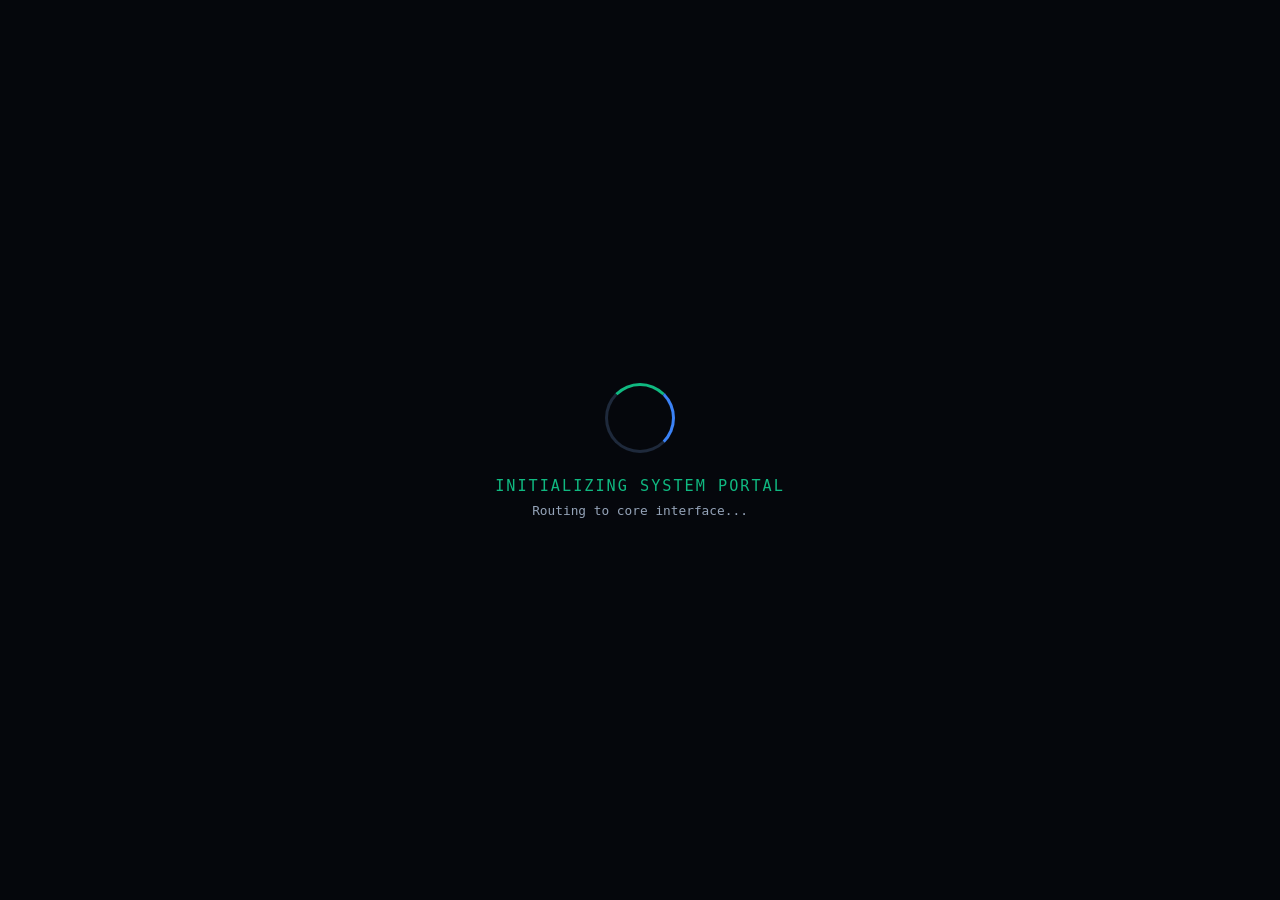
<file: index.html>
<!DOCTYPE html>
<html lang="en">
<head>
  <meta charset="UTF-8">
  <meta name="viewport" content="width=device-width, initial-scale=1.0">
  <title>AgentFlow OS — Initializing Portal</title>
  <style>
    :root {
      --bg: #05070c;
      --card-border: #1e293b;
      --primary: #10b981;
      --accent: #3b82f6;
      --text-muted: #94a3b8;
    }

    * { box-sizing: border-box; margin: 0; padding: 0; }
    
    body {
      background: var(--bg);
      color: #fff;
      height: 100vh;
      display: flex;
      flex-direction: column;
      justify-content: center;
      align-items: center;
      font-family: system-ui, -apple-system, sans-serif;
      overflow: hidden;
    }

    /* Portal Loader Graphics */
    .loader-ring {
      width: 70px;
      height: 70px;
      border: 3px solid var(--card-border);
      border-top: 3px solid var(--primary);
      border-right: 3px solid var(--accent);
      border-radius: 50%;
      animation: spin 0.8s linear infinite;
      margin-bottom: 24px;
    }

    @keyframes spin { 
      100% { transform: rotate(360deg); } 
    }

    .boot-text {
      font-size: 0.95rem;
      letter-spacing: 2px;
      color: var(--primary);
      font-family: monospace;
      margin-bottom: 8px;
    }

    .boot-sub {
      font-size: 0.8rem;
      color: var(--text-muted);
      font-family: monospace;
    }
  </style>
</head>
<body>

  <div class="loader-ring"></div>
  <div class="boot-text">INITIALIZING SYSTEM PORTAL</div>
  <div class="boot-sub" id="bootProgress">Connecting to host environment...</div>

  <script>
    document.addEventListener('DOMContentLoaded', () => {
      const bootProgress = document.getElementById('bootProgress');

      const steps = [
        'Checking static assets...',
        'Routing to core interface...',
        'Redirecting now...'
      ];

      let stepIdx = 0;
      const interval = setInterval(() => {
        if (stepIdx < steps.length) {
          bootProgress.textContent = steps[stepIdx];
          stepIdx++;
        } else {
          clearInterval(interval);
          // Redirect directly to frontend/index.html
          window.location.href = 'frontend/index.html';
        }
      }, 400);
    });
  </script>
</body>
</html>
</file>
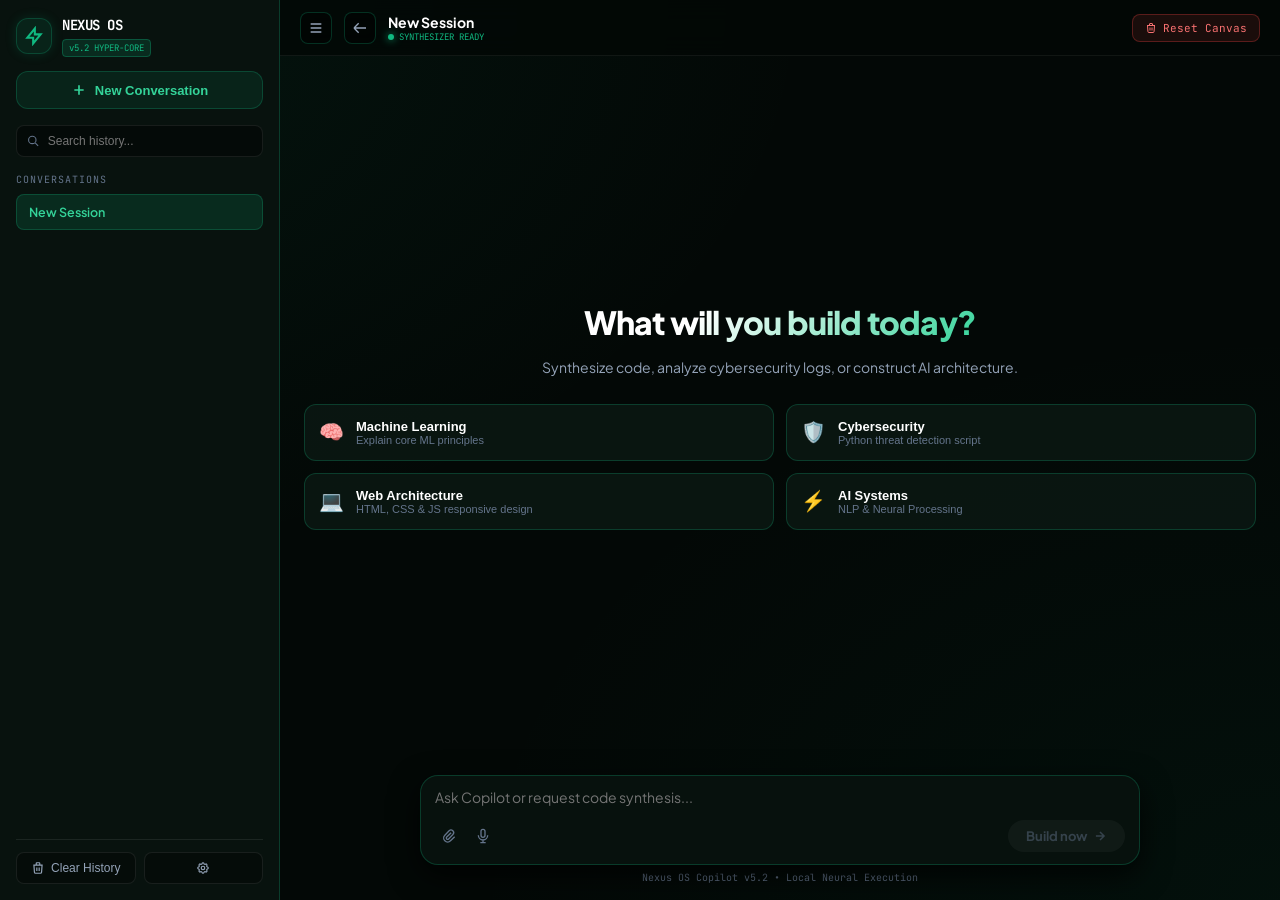
<file: frontend/templates/01-copilot/index.html>
<!DOCTYPE html>
<html lang="en">
<head>
  <meta charset="UTF-8">
  <meta name="viewport" content="width=device-width, initial-scale=1.0">
  <title>NEXUS OS | Copilot Workspace</title>
  <link rel="stylesheet" href="style.css">
  <link href="https://fonts.googleapis.com/css2?family=JetBrains+Mono:wght@400;500;700&family=Plus+Jakarta+Sans:wght@400;500;600;700;800&display=swap" rel="stylesheet">
</head>
<body>

  <div class="app-container">

    <!-- Slide-out / Collapsible Sidebar -->
    <aside class="sidebar" id="sidebar">
      <div class="sidebar-header">
        <div class="brand">
          <div class="brand-icon">
            <svg viewBox="0 0 24 24" fill="none" stroke="currentColor" stroke-width="2.5"><path d="M13 10V3L4 14h7v7l9-11h-7z"/></svg>
          </div>
          <div class="brand-text">
            <h2>NEXUS OS</h2>
            <span class="version-tag">v5.2 HYPER-CORE</span>
          </div>
        </div>
        <button class="icon-btn mobile-close-btn" id="closeSidebarBtn" title="Close Sidebar">
          <svg viewBox="0 0 24 24" fill="none" stroke="currentColor" stroke-width="2"><path d="M18 6L6 18M6 6l12 12"/></svg>
        </button>
      </div>

      <button class="new-chat-btn" id="newChatBtn">
        <svg viewBox="0 0 24 24" fill="none" stroke="currentColor" stroke-width="2.5"><path d="M12 5v14M5 12h14"/></svg>
        <span>New Conversation</span>
      </button>

      <div class="sidebar-search">
        <svg viewBox="0 0 24 24" fill="none" stroke="currentColor" stroke-width="2"><path d="M21 21l-6-6m2-5a7 7 0 11-14 0 7 7 0 0114 0z"/></svg>
        <input type="text" id="searchInput" placeholder="Search history...">
      </div>

      <div class="history-section">
        <span class="history-label">CONVERSATIONS</span>
        <div class="history-list" id="historyList">
          <!-- Conversation items dynamically injected -->
        </div>
      </div>

      <div class="sidebar-footer">
        <button class="footer-btn" id="clearAllBtn" title="Clear All History">
          <svg viewBox="0 0 24 24" fill="none" stroke="currentColor" stroke-width="2"><path d="M19 7l-.867 12.142A2 2 0 0116.138 21H7.862a2 2 0 01-1.995-1.858L5 7m5 4v6m4-6v6m1-10V4a1 1 0 00-1-1h-4a1 1 0 00-1 1v3M4 7h16"/></svg>
          <span>Clear History</span>
        </button>
        <button class="footer-btn" id="settingsBtn" title="Settings">
          <svg viewBox="0 0 24 24" fill="none" stroke="currentColor" stroke-width="2"><path d="M10.325 4.317c.426-1.756 2.924-1.756 3.35 0a1.724 1.724 0 002.573 1.066c1.543-.94 3.31.826 2.37 2.37a1.724 1.724 0 001.065 2.572c1.756.426 1.756 2.924 0 3.35a1.724 1.724 0 00-1.066 2.573c.94 1.543-.826 3.31-2.37 2.37a1.724 1.724 0 00-2.572 1.065c-.426 1.756-2.924 1.756-3.35 0a1.724 1.724 0 00-2.573-1.066c-1.543.94-3.31-.826-2.37-2.37a1.724 1.724 0 00-1.065-2.572c-1.756-.426-1.756-2.924 0-3.35a1.724 1.724 0 001.066-2.573c-.94-1.543.826-3.31 2.37-2.37.996.608 2.296.07 2.572-1.065z"/><path d="M15 12a3 3 0 11-6 0 3 3 0 016 0z"/></svg>
        </button>
      </div>
    </aside>

    <!-- Main Chat Content Container -->
    <main class="chat-viewport">

      <!-- Header Control Bar -->
      <header class="app-header">
        <div class="header-left">
          <button class="icon-btn" id="toggleSidebarBtn" title="Toggle Sidebar">
            <svg viewBox="0 0 24 24" fill="none" stroke="currentColor" stroke-width="2"><path d="M4 6h16M4 12h16M4 18h16"/></svg>
          </button>
          <a href="/" class="icon-btn back-link" id="backBtn" title="Back to Dashboard">
            <svg viewBox="0 0 24 24" fill="none" stroke="currentColor" stroke-width="2"><path d="M10 19l-7-7m0 0l7-7m-7 7h18"/></svg>
          </a>
          <div class="header-title-group">
            <h1 id="activeChatTitle">New Session</h1>
            <span class="status-badge"><span class="pulse-dot"></span> SYNTHESIZER READY</span>
          </div>
        </div>

        <div class="header-right">
          <button class="header-action-btn" id="clearChatBtn">
            <svg viewBox="0 0 24 24" fill="none" stroke="currentColor" stroke-width="2"><path d="M19 7l-.867 12.142A2 2 0 0116.138 21H7.862a2 2 0 01-1.995-1.858L5 7m5 4v6m4-6v6m1-10V4a1 1 0 00-1-1h-4a1 1 0 00-1 1v3M4 7h16"/></svg>
            <span>Reset Canvas</span>
          </button>
        </div>
      </header>

      <!-- Scrollable Message Stream -->
      <div class="messages-container" id="messagesContainer">
        
        <!-- Welcome Hero View (Shown when conversation is empty) -->
        <div class="hero-screen" id="heroScreen">
          <h1 class="hero-title">What will you build today?</h1>
          <p class="hero-subtitle">Synthesize code, analyze cybersecurity logs, or construct AI architecture.</p>

          <div class="suggestion-grid">
            <button class="suggestion-card" data-prompt="Explain machine learning fundamentals">
              <span class="card-icon">🧠</span>
              <div class="card-text">
                <strong>Machine Learning</strong>
                <span>Explain core ML principles</span>
              </div>
            </button>

            <button class="suggestion-card" data-prompt="Build a cybersecurity threat analysis script in Python">
              <span class="card-icon">🛡️</span>
              <div class="card-text">
                <strong>Cybersecurity</strong>
                <span>Python threat detection script</span>
              </div>
            </button>

            <button class="suggestion-card" data-prompt="Help me write HTML CSS JavaScript responsive layout">
              <span class="card-icon">💻</span>
              <div class="card-text">
                <strong>Web Architecture</strong>
                <span>HTML, CSS & JS responsive design</span>
              </div>
            </button>

            <button class="suggestion-card" data-prompt="Explain how neural networks process natural language">
              <span class="card-icon">⚡</span>
              <div class="card-text">
                <strong>AI Systems</strong>
                <span>NLP & Neural Processing</span>
              </div>
            </button>
          </div>
        </div>

        <!-- Chat Stream Streamed In Dynamically -->
        <div class="messages-list" id="messagesList"></div>
      </div>

      <!-- Bottom Chat Composer -->
      <footer class="composer-container">
        <form class="composer-box" id="chatForm">
          <div class="composer-inputs">
            <textarea 
              id="chatInput" 
              placeholder="Ask Copilot or request code synthesis..." 
              rows="1"
            ></textarea>
          </div>

          <div class="composer-actions">
            <div class="action-left">
              <button type="button" class="tool-btn" id="attachBtn" title="Attach Code/File">
                <svg viewBox="0 0 24 24" fill="none" stroke="currentColor" stroke-width="2"><path d="M15.172 7l-6.586 6.586a2 2 0 102.828 2.828l6.414-6.586a4 4 0 00-5.656-5.656l-6.415 6.585a6 6 0 108.486 8.486L20.5 13"/></svg>
              </button>
              <button type="button" class="tool-btn" id="voiceBtn" title="Voice Input">
                <svg viewBox="0 0 24 24" fill="none" stroke="currentColor" stroke-width="2"><path d="M19 11a7 7 0 01-7 7m0 0a7 7 0 01-7-7m7 7v4m0 0H8m4 0h4m-4-8a3 3 0 01-3-3V5a3 3 0 116 0v6a3 3 0 01-3 3z"/></svg>
              </button>
            </div>

            <!-- Highly Polished Custom CSS Glow Send Button -->
            <button type="submit" class="send-btn" id="sendBtn" disabled title="Send Message">
              <span class="btn-glow"></span>
              <span class="btn-content">
                <span>Build now</span>
                <svg viewBox="0 0 24 24" fill="none" stroke="currentColor" stroke-width="2.5"><path d="M5 12h14M12 5l7 7-7 7"/></svg>
              </span>
            </button>
          </div>
        </form>
        <p class="composer-footer-text">Nexus OS Copilot v5.2 • Local Neural Execution</p>
      </footer>

    </main>
  </div>

  <!-- Modal Popup for Settings -->
  <div class="modal-backdrop" id="settingsModal">
    <div class="modal-card">
      <div class="modal-header">
        <h3>Copilot Preferences</h3>
        <button class="icon-btn" id="closeSettingsBtn">&times;</button>
      </div>
      <div class="modal-body">
        <div class="setting-item">
          <label>Neural Core Model</label>
          <select id="modelSelect">
            <option>Nexus Hyper-Core v5.2 (Fast)</option>
            <option>Emerald Deep Reasoning v2</option>
          </select>
        </div>
        <div class="setting-item">
          <label>Auto-scroll to latest response</label>
          <input type="checkbox" id="autoscrollCheck" checked>
        </div>
      </div>
    </div>
  </div>

  <script src="app.js"></script>
</body>
</html>
</file>
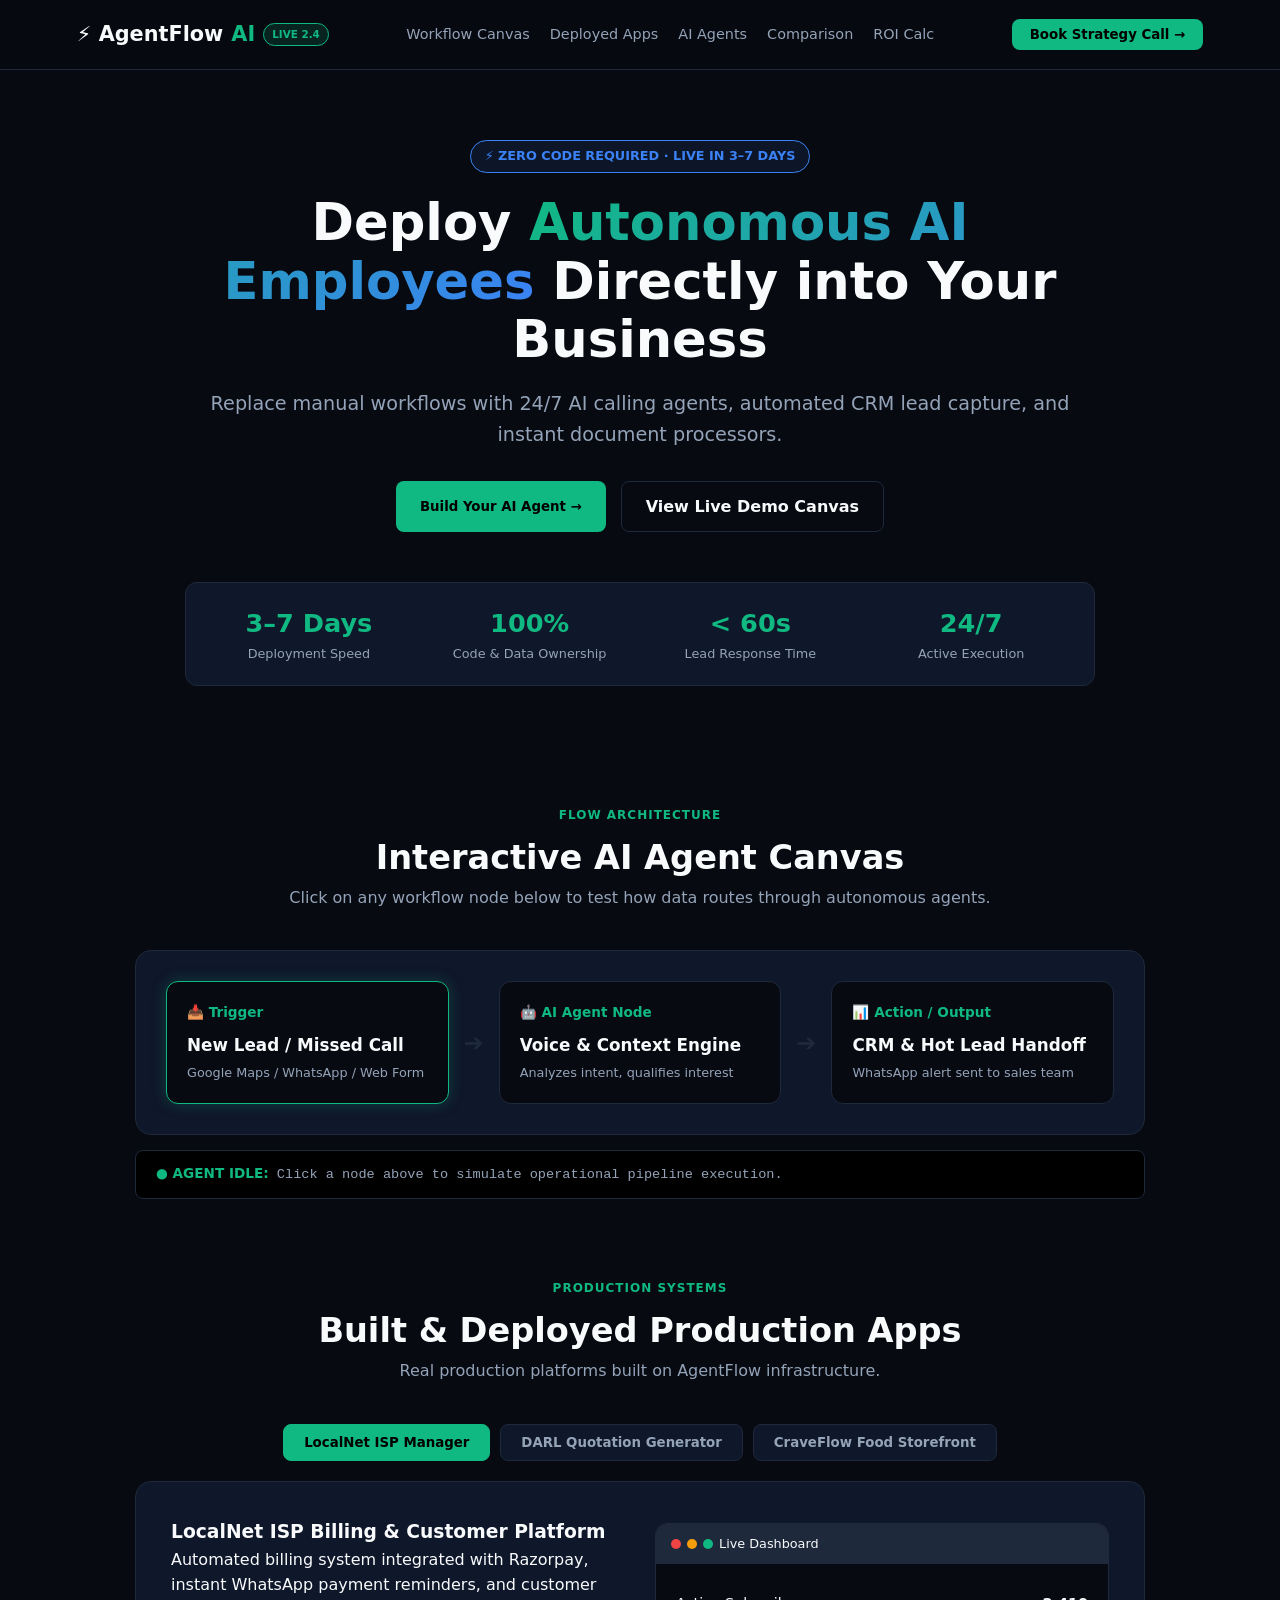
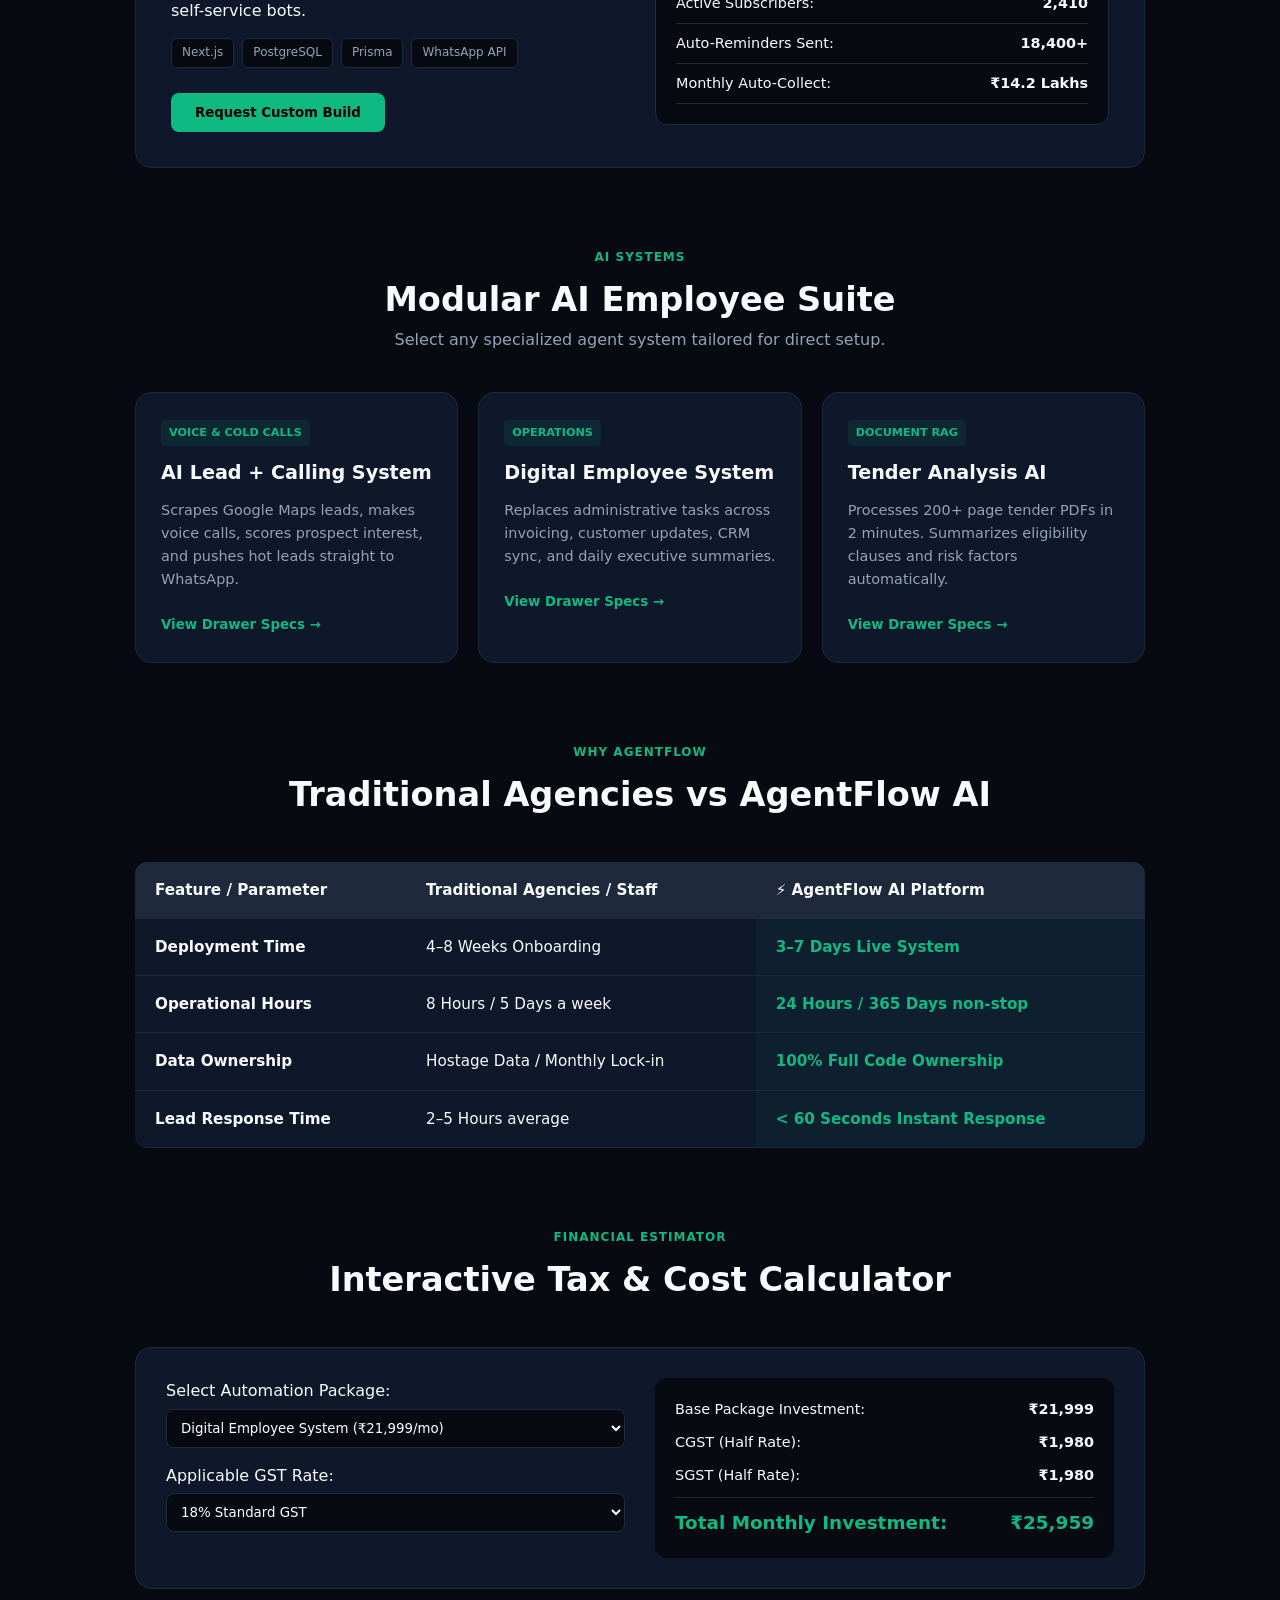
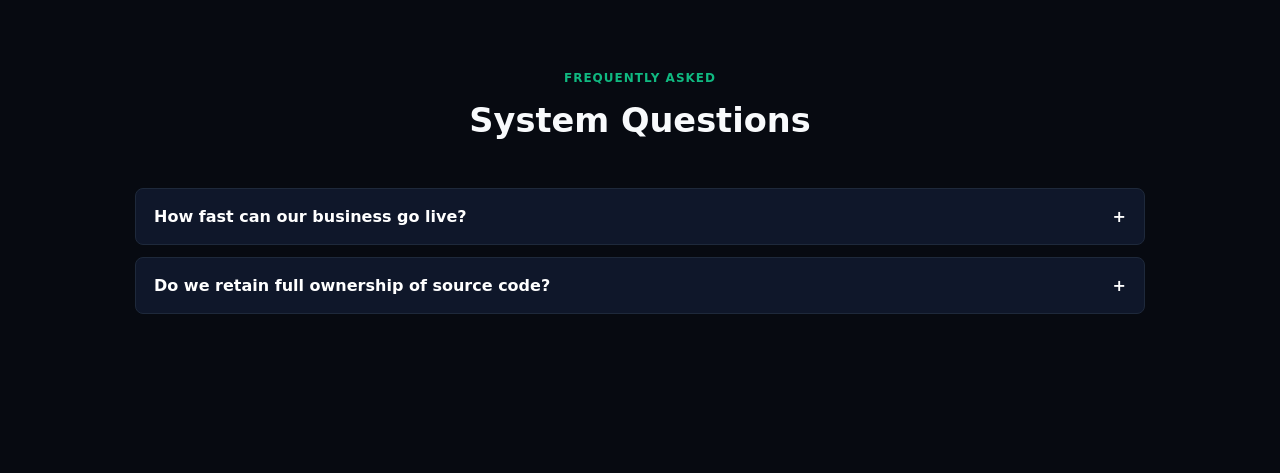
<file: frontend/templates/02-agent-flow/index.html>
<!DOCTYPE html>
<html lang="en">
<head>
  <meta charset="UTF-8">
  <meta name="viewport" content="width=device-width, initial-scale=1.0">
  <title>AgentFlow AI — Next-Gen Autonomous AI Platform</title>
  <link rel="stylesheet" href="style.css">
</head>
<body>

  <!-- 1. NAVIGATION BAR TEMPLATE -->
  <nav class="nav-bar">
    <div class="logo">⚡ AgentFlow<span>AI</span> <span class="status-badge pulse">LIVE 2.4</span></div>
    <div class="nav-links">
      <a href="#workflow">Workflow Canvas</a>
      <a href="#apps">Deployed Apps</a>
      <a href="#services">AI Agents</a>
      <a href="#compare">Comparison</a>
      <a href="#calculator">ROI Calc</a>
    </div>
    <button class="nav-cta open-modal-btn">Book Strategy Call →</button>
  </nav>

  <!-- 2. HERO BANNER TEMPLATE WITH METRIC HIGHLIGHTS -->
  <header class="hero">
    <div class="badge-pill">⚡ ZERO CODE REQUIRED · LIVE IN 3–7 DAYS</div>
    <h1>Deploy <span>Autonomous AI Employees</span> Directly into Your Business</h1>
    <p class="hero-sub">Replace manual workflows with 24/7 AI calling agents, automated CRM lead capture, and instant document processors.</p>
    
    <div class="hero-actions">
      <button class="primary-btn open-modal-btn">Build Your AI Agent →</button>
      <a href="#workflow" class="secondary-btn">View Live Demo Canvas</a>
    </div>

    <!-- Quick Stats Grid Component -->
    <div class="hero-stats">
      <div class="stat-item"><span class="stat-num">3–7 Days</span><span class="stat-lbl">Deployment Speed</span></div>
      <div class="stat-item"><span class="stat-num">100%</span><span class="stat-lbl">Code & Data Ownership</span></div>
      <div class="stat-item"><span class="stat-num">&lt; 60s</span><span class="stat-lbl">Lead Response Time</span></div>
      <div class="stat-item"><span class="stat-num">24/7</span><span class="stat-lbl">Active Execution</span></div>
    </div>
  </header>

  <!-- 3. TEMPLATE ELEMENT: VISUAL WORKFLOW NODE CANVAS -->
  <section id="workflow" class="section-container">
    <div class="section-title">
      <span class="sub-tag">FLOW ARCHITECTURE</span>
      <h2>Interactive AI Agent Canvas</h2>
      <p>Click on any workflow node below to test how data routes through autonomous agents.</p>
    </div>

    <div class="workflow-canvas">
      <div class="node-card active" data-node="trigger">
        <div class="node-header"><span class="icon">📥</span> Trigger</div>
        <h4>New Lead / Missed Call</h4>
        <p>Google Maps / WhatsApp / Web Form</p>
      </div>

      <div class="flow-arrow">➔</div>

      <div class="node-card" data-node="ai-agent">
        <div class="node-header"><span class="icon">🤖</span> AI Agent Node</div>
        <h4>Voice & Context Engine</h4>
        <p>Analyzes intent, qualifies interest</p>
      </div>

      <div class="flow-arrow">➔</div>

      <div class="node-card" data-node="output">
        <div class="node-header"><span class="icon">📊</span> Action / Output</div>
        <h4>CRM & Hot Lead Handoff</h4>
        <p>WhatsApp alert sent to sales team</p>
      </div>
    </div>

    <!-- Live Execution Status Bar -->
    <div class="canvas-console" id="consoleBox">
      <span class="console-status">● AGENT IDLE:</span> Click a node above to simulate operational pipeline execution.
    </div>
  </section>

  <!-- 4. TEMPLATE ELEMENT: TABBED DEPLOYED APPS SHOWCASE -->
  <section id="apps" class="section-container">
    <div class="section-title">
      <span class="sub-tag">PRODUCTION SYSTEMS</span>
      <h2>Built & Deployed Production Apps</h2>
      <p>Real production platforms built on AgentFlow infrastructure.</p>
    </div>

    <div class="tabs-header">
      <button class="tab-btn active" data-tab="isp">LocalNet ISP Manager</button>
      <button class="tab-btn" data-tab="lab">DARL Quotation Generator</button>
      <button class="tab-btn" data-tab="luxe">CraveFlow Food Storefront</button>
    </div>

    <div class="tab-content-box">
      <div id="isp-content" class="tab-panel active">
        <div class="panel-grid">
          <div class="panel-info">
            <h3>LocalNet ISP Billing & Customer Platform</h3>
            <p>Automated billing system integrated with Razorpay, instant WhatsApp payment reminders, and customer self-service bots.</p>
            <div class="tech-stack"><span class="tech-tag">Next.js</span><span class="tech-tag">PostgreSQL</span><span class="tech-tag">Prisma</span><span class="tech-tag">WhatsApp API</span></div>
            <button class="primary-btn open-modal-btn">Request Custom Build</button>
          </div>
          <div class="panel-preview-card">
            <div class="preview-header"><span class="dot red"></span><span class="dot yellow"></span><span class="dot green"></span> Live Dashboard</div>
            <div class="preview-body">
              <div class="metric-row"><span>Active Subscribers:</span> <strong>2,410</strong></div>
              <div class="metric-row"><span>Auto-Reminders Sent:</span> <strong>18,400+</strong></div>
              <div class="metric-row"><span>Monthly Auto-Collect:</span> <strong>₹14.2 Lakhs</strong></div>
            </div>
          </div>
        </div>
      </div>

      <div id="lab-content" class="tab-panel">
        <div class="panel-grid">
          <div class="panel-info">
            <h3>DARL Automated Quotation Engine</h3>
            <p>Generates complex multi-parameter commercial testing quotations in under 30 seconds for food testing laboratories.</p>
            <div class="tech-stack"><span class="tech-tag">React</span><span class="tech-tag">Python RAG</span><span class="tech-tag">PDF Auto-Gen</span></div>
            <button class="primary-btn open-modal-btn">Request Demo Access</button>
          </div>
          <div class="panel-preview-card">
            <div class="preview-header"><span class="dot red"></span><span class="dot yellow"></span><span class="dot green"></span> Lab System</div>
            <div class="preview-body">
              <div class="metric-row"><span>PDFs Generated Today:</span> <strong>142</strong></div>
              <div class="metric-row"><span>Accuracy Score:</span> <strong>99.9%</strong></div>
            </div>
          </div>
        </div>
      </div>

      <div id="luxe-content" class="tab-panel">
        <div class="panel-grid">
          <div class="panel-info">
            <h3>CraveFlow Luxe Food Platform</h3>
            <p>Direct consumer food delivery storefront featuring subscription meal plans and automated order routing.</p>
            <div class="tech-stack"><span class="tech-tag">Tailwind</span><span class="tech-tag">shadcn/ui</span><span class="tech-tag">Vite</span></div>
            <button class="primary-btn open-modal-btn">View Store Architecture</button>
          </div>
          <div class="panel-preview-card">
            <div class="preview-header"><span class="dot red"></span><span class="dot yellow"></span><span class="dot green"></span> Store Analytics</div>
            <div class="preview-body">
              <div class="metric-row"><span>Active Subscriptions:</span> <strong>850+</strong></div>
              <div class="metric-row"><span>Dispatch Time:</span> <strong>&lt; 12 mins</strong></div>
            </div>
          </div>
        </div>
      </div>
    </div>
  </section>

  <!-- 5. TEMPLATE ELEMENT: AI AGENT SERVICES WITH DRAWERS -->
  <section id="services" class="section-container">
    <div class="section-title">
      <span class="sub-tag">AI SYSTEMS</span>
      <h2>Modular AI Employee Suite</h2>
      <p>Select any specialized agent system tailored for direct setup.</p>
    </div>

    <div class="grid-3">
      <div class="card" data-service="calling">
        <span class="card-badge">VOICE & COLD CALLS</span>
        <h3>AI Lead + Calling System</h3>
        <p>Scrapes Google Maps leads, makes voice calls, scores prospect interest, and pushes hot leads straight to WhatsApp.</p>
        <button class="view-details-btn">View Drawer Specs →</button>
      </div>

      <div class="card" data-service="employee">
        <span class="card-badge">OPERATIONS</span>
        <h3>Digital Employee System</h3>
        <p>Replaces administrative tasks across invoicing, customer updates, CRM sync, and daily executive summaries.</p>
        <button class="view-details-btn">View Drawer Specs →</button>
      </div>

      <div class="card" data-service="tender">
        <span class="card-badge">DOCUMENT RAG</span>
        <h3>Tender Analysis AI</h3>
        <p>Processes 200+ page tender PDFs in 2 minutes. Summarizes eligibility clauses and risk factors automatically.</p>
        <button class="view-details-btn">View Drawer Specs →</button>
      </div>
    </div>
  </section>

  <!-- 6. TEMPLATE ELEMENT: COMPARISON TABLE -->
  <section id="compare" class="section-container">
    <div class="section-title">
      <span class="sub-tag">WHY AGENTFLOW</span>
      <h2>Traditional Agencies vs AgentFlow AI</h2>
    </div>

    <div class="table-wrapper">
      <table class="comparison-table">
        <thead>
          <tr>
            <th>Feature / Parameter</th>
            <th>Traditional Agencies / Staff</th>
            <th class="highlight-col">⚡ AgentFlow AI Platform</th>
          </tr>
        </thead>
        <tbody>
          <tr>
            <td><strong>Deployment Time</strong></td>
            <td>4–8 Weeks Onboarding</td>
            <td class="highlight-col"><mark>3–7 Days Live System</mark></td>
          </tr>
          <tr>
            <td><strong>Operational Hours</strong></td>
            <td>8 Hours / 5 Days a week</td>
            <td class="highlight-col"><mark>24 Hours / 365 Days non-stop</mark></td>
          </tr>
          <tr>
            <td><strong>Data Ownership</strong></td>
            <td>Hostage Data / Monthly Lock-in</td>
            <td class="highlight-col"><mark>100% Full Code Ownership</mark></td>
          </tr>
          <tr>
            <td><strong>Lead Response Time</strong></td>
            <td>2–5 Hours average</td>
            <td class="highlight-col"><mark>&lt; 60 Seconds Instant Response</mark></td>
          </tr>
        </tbody>
      </table>
    </div>
  </section>

  <!-- 7. TEMPLATE ELEMENT: INTERACTIVE ROI CALCULATOR -->
  <section id="calculator" class="section-container">
    <div class="section-title">
      <span class="sub-tag">FINANCIAL ESTIMATOR</span>
      <h2>Interactive Tax & Cost Calculator</h2>
    </div>

    <div class="calc-box">
      <div class="calc-controls">
        <label for="serviceTier">Select Automation Package:</label>
        <select id="serviceTier">
          <option value="21999">Digital Employee System (₹21,999/mo)</option>
          <option value="35000">AI Calling + Lead Engine (₹35,000/mo)</option>
          <option value="50000">Enterprise AI Infrastructure (₹50,000/mo)</option>
        </select>

        <label for="taxRate">Applicable GST Rate:</label>
        <select id="taxRate">
          <option value="0.18">18% Standard GST</option>
          <option value="0.12">12% Reduced Rate</option>
        </select>
      </div>

      <div class="calc-results">
        <div class="res-row"><span>Base Package Investment:</span><strong id="basePrice">₹21,999</strong></div>
        <div class="res-row"><span>CGST (Half Rate):</span><strong id="cgstVal">₹1,980</strong></div>
        <div class="res-row"><span>SGST (Half Rate):</span><strong id="sgstVal">₹1,980</strong></div>
        <hr class="divider">
        <div class="res-row total"><span>Total Monthly Investment:</span><strong id="totalPrice">₹25,959</strong></div>
      </div>
    </div>
  </section>

  <!-- 8. TEMPLATE ELEMENT: FAQ ACCORDION -->
  <section id="faq" class="section-container">
    <div class="section-title">
      <span class="sub-tag">FREQUENTLY ASKED</span>
      <h2>System Questions</h2>
    </div>

    <div class="faq-accordion">
      <div class="faq-item">
        <button class="faq-question">How fast can our business go live? <span class="icon">+</span></button>
        <div class="faq-answer"><p>Most systems go live within 3 to 7 business days. Day 1 is discovery, Days 2–4 are AI building & database integration, and Day 7 is live deployment.</p></div>
      </div>

      <div class="faq-item">
        <button class="faq-question">Do we retain full ownership of source code? <span class="icon">+</span></button>
        <div class="faq-answer"><p>Yes, 100%. We hand over full GitHub access, database scripts, and API credentials. Zero vendor lock-in.</p></div>
      </div>
    </div>
  </section>

  <!-- 9. MODALS & DRAWERS TEMPLATES -->
  <div id="bookingModal" class="modal-overlay">
    <div class="modal-content">
      <button id="closeModalBtn" class="close-btn">&times;</button>
      <h2>Book Your 15-Min Strategy Call</h2>
      <p>Direct founder consultation to select your automation setup.</p>
      
      <form id="bookingForm">
        <input type="text" placeholder="Full Name" required />
        <input type="email" placeholder="Business Email Address" required />
        <input type="tel" placeholder="Phone Number / WhatsApp" required />
        <button type="submit" class="cta-btn">Confirm Call Slot →</button>
      </form>
    </div>
  </div>

  <div id="serviceDrawer" class="drawer-overlay">
    <div class="drawer-content">
      <button id="closeDrawerBtn" class="close-btn">&times;</button>
      <h2 id="drawerTitle">Service Overview</h2>
      <p id="drawerDescription">System specifications...</p>
      <ul id="drawerFeatures" class="drawer-features-list"></ul>
      <button class="primary-btn open-modal-btn">Configure This Agent</button>
    </div>
  </div>

  <script src="app.js"></script>
</body>
</html>
</file>
<file: frontend/templates/01-copilot/style.css>
/* ==========================================================================
   NEXUS OS — Emerald Cyber Matrix Theme (Image 1 Colors + Image 2 Layout)
   ========================================================================== */

:root {
  --bg-black: #030806;
  --bg-surface: #08120e;
  --bg-card: rgba(12, 26, 20, 0.75);
  --bg-hover: rgba(16, 185, 129, 0.12);
  
  --emerald-primary: #10b981;
  --emerald-accent: #34d399;
  --emerald-glow: rgba(16, 185, 129, 0.4);
  --emerald-border: rgba(16, 185, 129, 0.25);
  
  --amber-accent: #f59e0b;
  --text-main: #f1f5f9;
  --text-muted: #94a3b8;
  --text-dim: #64748b;
  
  --font-sans: 'Plus Jakarta Sans', -apple-system, BlinkMacSystemFont, sans-serif;
  --font-mono: 'JetBrains Mono', monospace;
  
  --radius-sm: 8px;
  --radius-md: 12px;
  --radius-lg: 18px;
  --radius-full: 9999px;
  
  --transition-fast: 0.18s ease;
  --transition-smooth: 0.3s cubic-bezier(0.16, 1, 0.3, 1);
}

* {
  box-sizing: border-box;
  margin: 0;
  padding: 0;
}

body {
  background-color: var(--bg-black);
  background-image: 
    radial-gradient(at 0% 0%, rgba(16, 185, 129, 0.08) 0px, transparent 45%),
    radial-gradient(at 100% 100%, rgba(5, 150, 105, 0.06) 0px, transparent 45%);
  background-attachment: fixed;
  color: var(--text-main);
  font-family: var(--font-sans);
  height: 100vh;
  overflow: hidden;
  -webkit-font-smoothing: antialiased;
}

/* Custom Fast Scrollbars */
::-webkit-scrollbar { width: 5px; height: 5px; }
::-webkit-scrollbar-track { background: transparent; }
::-webkit-scrollbar-thumb { background: rgba(16, 185, 129, 0.3); border-radius: 4px; }
::-webkit-scrollbar-thumb:hover { background: var(--emerald-primary); }

/* App Layout Grid */
.app-container {
  display: flex;
  width: 100vw;
  height: 100vh;
  position: relative;
}

/* ==========================================================================
   SIDEBAR
   ========================================================================== */
.sidebar {
  width: 280px;
  background: var(--bg-surface);
  border-right: 1px solid var(--emerald-border);
  display: flex;
  flex-direction: column;
  padding: 16px;
  gap: 16px;
  transition: transform var(--transition-smooth);
  z-index: 100;
  shrink: 0;
}

.sidebar-header {
  display: flex;
  align-items: center;
  justify-content: space-between;
}

.brand {
  display: flex;
  align-items: center;
  gap: 10px;
}

.brand-icon {
  width: 36px;
  height: 36px;
  border-radius: var(--radius-md);
  background: rgba(16, 185, 129, 0.1);
  border: 1px solid var(--emerald-border);
  display: flex;
  align-items: center;
  justify-content: center;
  color: var(--emerald-primary);
  box-shadow: 0 0 12px rgba(16, 185, 129, 0.15);
}

.brand-icon svg { width: 20px; height: 20px; }

.brand-text h2 {
  font-family: var(--font-mono);
  font-size: 14px;
  font-weight: 700;
  letter-spacing: -0.5px;
  color: #fff;
}

.version-tag {
  font-family: var(--font-mono);
  font-size: 9px;
  color: var(--emerald-primary);
  background: rgba(16, 185, 129, 0.15);
  padding: 2px 6px;
  border-radius: 4px;
  border: 1px solid rgba(16, 185, 129, 0.3);
}

.new-chat-btn {
  display: flex;
  align-items: center;
  justify-content: center;
  gap: 8px;
  background: rgba(16, 185, 129, 0.1);
  border: 1px solid var(--emerald-border);
  color: var(--emerald-accent);
  padding: 10px 14px;
  border-radius: var(--radius-md);
  font-weight: 600;
  font-size: 13px;
  cursor: pointer;
  transition: var(--transition-fast);
}

.new-chat-btn svg { width: 16px; height: 16px; }

.new-chat-btn:hover {
  background: var(--emerald-primary);
  color: #000;
  box-shadow: 0 0 15px var(--emerald-glow);
}

.sidebar-search {
  display: flex;
  align-items: center;
  gap: 8px;
  background: rgba(0, 0, 0, 0.4);
  border: 1px solid rgba(255, 255, 255, 0.08);
  border-radius: var(--radius-sm);
  padding: 8px 10px;
}

.sidebar-search svg { width: 14px; height: 14px; color: var(--text-dim); }

.sidebar-search input {
  background: transparent;
  border: none;
  outline: none;
  color: #fff;
  font-size: 12px;
  width: 100%;
}

.history-section {
  flex: 1;
  display: flex;
  flex-direction: column;
  overflow: hidden;
}

.history-label {
  font-family: var(--font-mono);
  font-size: 10px;
  color: var(--text-dim);
  letter-spacing: 1px;
  margin-bottom: 8px;
}

.history-list {
  flex: 1;
  overflow-y: auto;
  display: flex;
  flex-direction: column;
  gap: 4px;
}

.history-item {
  display: flex;
  align-items: center;
  justify-content: space-between;
  padding: 8px 12px;
  border-radius: var(--radius-sm);
  font-size: 12.5px;
  color: var(--text-muted);
  cursor: pointer;
  transition: var(--transition-fast);
  border: 1px solid transparent;
}

.history-item:hover {
  background: var(--bg-hover);
  color: #fff;
}

.history-item.active {
  background: rgba(16, 185, 129, 0.15);
  color: var(--emerald-accent);
  border-color: var(--emerald-border);
  font-weight: 600;
}

.history-item-title {
  white-space: nowrap;
  overflow: hidden;
  text-overflow: ellipsis;
  flex: 1;
}

.history-item-delete {
  opacity: 0;
  background: transparent;
  border: none;
  color: #ef4444;
  cursor: pointer;
  padding: 2px;
  display: flex;
  align-items: center;
  transition: var(--transition-fast);
}

.history-item:hover .history-item-delete { opacity: 1; }
.history-item-delete svg { width: 14px; height: 14px; }

.sidebar-footer {
  display: flex;
  gap: 8px;
  border-top: 1px solid rgba(255, 255, 255, 0.08);
  padding-top: 12px;
}

.footer-btn {
  flex: 1;
  display: flex;
  align-items: center;
  justify-content: center;
  gap: 6px;
  background: rgba(0, 0, 0, 0.3);
  border: 1px solid rgba(255, 255, 255, 0.08);
  color: var(--text-muted);
  padding: 8px;
  border-radius: var(--radius-sm);
  font-size: 12px;
  cursor: pointer;
  transition: var(--transition-fast);
}

.footer-btn svg { width: 14px; height: 14px; }
.footer-btn:hover { background: rgba(255, 255, 255, 0.08); color: #fff; }

/* ==========================================================================
   VIEWPORT & HEADER
   ========================================================================== */
.chat-viewport {
  flex: 1;
  display: flex;
  flex-direction: column;
  height: 100vh;
  position: relative;
  background: transparent;
}

.app-header {
  height: 56px;
  padding: 0 20px;
  display: flex;
  align-items: center;
  justify-content: space-between;
  border-bottom: 1px solid rgba(255, 255, 255, 0.06);
  background: rgba(3, 8, 6, 0.8);
  backdrop-filter: blur(12px);
  z-index: 10;
}

.header-left, .header-right {
  display: flex;
  align-items: center;
  gap: 12px;
}

.icon-btn {
  background: rgba(0, 0, 0, 0.4);
  border: 1px solid var(--emerald-border);
  color: var(--text-muted);
  width: 32px;
  height: 32px;
  border-radius: var(--radius-sm);
  display: flex;
  align-items: center;
  justify-content: center;
  cursor: pointer;
  transition: var(--transition-fast);
  text-decoration: none;
}

.icon-btn svg { width: 16px; height: 16px; }
.icon-btn:hover { color: var(--emerald-accent); border-color: var(--emerald-primary); }

.header-title-group h1 {
  font-size: 14px;
  font-weight: 700;
  color: #fff;
}

.status-badge {
  font-family: var(--font-mono);
  font-size: 9px;
  color: var(--emerald-primary);
  display: flex;
  align-items: center;
  gap: 5px;
}

.pulse-dot {
  width: 6px;
  height: 6px;
  border-radius: 50%;
  background: var(--emerald-primary);
  box-shadow: 0 0 8px var(--emerald-primary);
  animation: pulse 1.8s infinite;
}

@keyframes pulse {
  0%, 100% { opacity: 1; transform: scale(1); }
  50% { opacity: 0.4; transform: scale(0.8); }
}

.header-action-btn {
  background: rgba(239, 68, 68, 0.1);
  border: 1px solid rgba(239, 68, 68, 0.3);
  color: #f87171;
  padding: 6px 12px;
  border-radius: var(--radius-sm);
  font-size: 11px;
  font-family: var(--font-mono);
  cursor: pointer;
  display: flex;
  align-items: center;
  gap: 6px;
  transition: var(--transition-fast);
}

.header-action-btn svg { width: 12px; height: 12px; }
.header-action-btn:hover { background: rgba(239, 68, 68, 0.2); }

/* ==========================================================================
   MESSAGES STREAM & HERO SCREEN (Video Layout Reference)
   ========================================================================== */
.messages-container {
  flex: 1;
  overflow-y: auto;
  padding: 24px;
  display: flex;
  flex-direction: column;
  align-items: center;
}

/* Video Style Clean Hero Layout */
.hero-screen {
  max-w: 720px;
  width: 100%;
  margin: auto;
  text-align: center;
  display: flex;
  flex-direction: column;
  align-items: center;
  gap: 16px;
}

.hero-title {
  font-size: 32px;
  font-weight: 800;
  background: linear-gradient(135deg, #ffffff 30%, var(--emerald-accent) 100%);
  -webkit-background-clip: text;
  -webkit-text-fill-color: transparent;
  letter-spacing: -0.8px;
}

.hero-subtitle {
  font-size: 14px;
  color: var(--text-muted);
  margin-bottom: 12px;
}

.suggestion-grid {
  display: grid;
  grid-template-columns: repeat(2, 1fr);
  gap: 12px;
  width: 100%;
}

.suggestion-card {
  background: var(--bg-card);
  border: 1px solid var(--emerald-border);
  padding: 14px;
  border-radius: var(--radius-md);
  text-align: left;
  display: flex;
  align-items: center;
  gap: 12px;
  cursor: pointer;
  transition: var(--transition-smooth);
}

.suggestion-card:hover {
  background: rgba(16, 185, 129, 0.12);
  border-color: var(--emerald-primary);
  transform: translateY(-2px);
}

.card-icon { font-size: 20px; }
.card-text { display: flex; flex-direction: column; }
.card-text strong { font-size: 13px; color: #fff; }
.card-text span { font-size: 11px; color: var(--text-dim); }

.messages-list {
  width: 100%;
  max-width: 760px;
  display: flex;
  flex-direction: column;
  gap: 20px;
}

.message-row {
  display: flex;
  gap: 14px;
  width: 100%;
}

.message-row.user { justify-content: flex-end; }

.user-bubble {
  background: rgba(16, 185, 129, 0.18);
  border: 1px solid var(--emerald-border);
  color: #fff;
  padding: 12px 16px;
  border-radius: 18px 18px 4px 18px;
  max-width: 80%;
  font-size: 14px;
  line-height: 1.5;
  box-shadow: 0 4px 15px rgba(0, 0, 0, 0.3);
}

.assistant-card {
  display: flex;
  gap: 12px;
  width: 100%;
  background: var(--bg-card);
  border: 1px solid rgba(255, 255, 255, 0.08);
  padding: 16px;
  border-radius: var(--radius-md);
  backdrop-filter: blur(10px);
}

.assistant-avatar {
  width: 30px;
  height: 30px;
  border-radius: var(--radius-sm);
  background: rgba(16, 185, 129, 0.15);
  border: 1px solid var(--emerald-border);
  color: var(--emerald-primary);
  display: flex;
  align-items: center;
  justify-content: center;
  shrink: 0;
}

.assistant-avatar svg { width: 18px; height: 18px; }

.assistant-content {
  flex: 1;
  display: flex;
  flex-direction: column;
  gap: 10px;
}

.assistant-text {
  font-size: 14px;
  line-height: 1.6;
  color: #e2e8f0;
}

.assistant-text pre {
  background: #000;
  border: 1px solid var(--emerald-border);
  padding: 12px;
  border-radius: var(--radius-sm);
  font-family: var(--font-mono);
  font-size: 12px;
  color: var(--emerald-accent);
  overflow-x: auto;
  margin-top: 8px;
}

.msg-actions {
  display: flex;
  gap: 6px;
  opacity: 0.6;
  transition: opacity var(--transition-fast);
}

.message-row:hover .msg-actions { opacity: 1; }

.action-icon-btn {
  background: transparent;
  border: none;
  color: var(--text-dim);
  padding: 4px;
  border-radius: 4px;
  cursor: pointer;
  transition: var(--transition-fast);
}

.action-icon-btn svg { width: 14px; height: 14px; }
.action-icon-btn:hover { color: var(--emerald-accent); background: rgba(255, 255, 255, 0.05); }

/* Typing Indicator Animation */
.typing-indicator {
  display: flex;
  align-items: center;
  gap: 4px;
  padding: 8px 0;
}

.typing-dot {
  width: 6px;
  height: 6px;
  border-radius: 50%;
  background: var(--emerald-primary);
  animation: typing 1.4s infinite ease-in-out;
}

.typing-dot:nth-child(2) { animation-delay: 0.2s; }
.typing-dot:nth-child(3) { animation-delay: 0.4s; }

@keyframes typing {
  0%, 80%, 100% { transform: translateY(0); opacity: 0.3; }
  40% { transform: translateY(-5px); opacity: 1; }
}

/* ==========================================================================
   COMPOSER & ADVANCED CSS GLOW SEND BUTTON
   ========================================================================== */
.composer-container {
  width: 100%;
  max-width: 760px;
  margin: 0 auto;
  padding: 0 20px 16px;
  display: flex;
  flex-direction: column;
  gap: 6px;
}

.composer-box {
  background: rgba(8, 18, 14, 0.95);
  border: 1px solid var(--emerald-border);
  border-radius: var(--radius-lg);
  padding: 12px 14px;
  box-shadow: 0 10px 30px rgba(0, 0, 0, 0.8);
  backdrop-filter: blur(16px);
  display: flex;
  flex-direction: column;
  gap: 10px;
  transition: border-color var(--transition-fast);
}

.composer-box:focus-within {
  border-color: var(--emerald-primary);
  box-shadow: 0 0 20px rgba(16, 185, 129, 0.15);
}

.composer-inputs textarea {
  width: 100%;
  background: transparent;
  border: none;
  outline: none;
  color: #fff;
  font-family: var(--font-sans);
  font-size: 14px;
  resize: none;
  max-height: 160px;
}

.composer-actions {
  display: flex;
  align-items: center;
  justify-content: space-between;
}

.action-left { display: flex; gap: 6px; }

.tool-btn {
  background: transparent;
  border: none;
  color: var(--text-dim);
  width: 28px;
  height: 28px;
  border-radius: var(--radius-sm);
  display: flex;
  align-items: center;
  justify-content: center;
  cursor: pointer;
  transition: var(--transition-fast);
}

.tool-btn svg { width: 16px; height: 16px; }
.tool-btn:hover { color: var(--emerald-accent); background: rgba(255, 255, 255, 0.05); }

/* MAIN REQUIREMENT: Advanced CSS Send Button */
.send-btn {
  position: relative;
  background: linear-gradient(135deg, #10b981 0%, #059669 100%);
  border: none;
  border-radius: var(--radius-full);
  padding: 8px 18px;
  cursor: pointer;
  overflow: hidden;
  transition: all var(--transition-smooth);
}

.send-btn .btn-glow {
  position: absolute;
  top: -50%;
  left: -50%;
  width: 200%;
  height: 200%;
  background: radial-gradient(circle, rgba(52, 211, 153, 0.6) 0%, transparent 70%);
  opacity: 0;
  transition: opacity var(--transition-smooth);
  pointer-events: none;
}

.send-btn .btn-content {
  position: relative;
  z-index: 2;
  display: flex;
  align-items: center;
  gap: 6px;
  color: #030806;
  font-family: var(--font-sans);
  font-weight: 700;
  font-size: 13px;
}

.send-btn svg {
  width: 14px;
  height: 14px;
  transition: transform var(--transition-fast);
}

.send-btn:hover:not(:disabled) {
  transform: translateY(-1px) scale(1.02);
  box-shadow: 0 0 20px var(--emerald-glow);
}

.send-btn:hover:not(:disabled) .btn-glow { opacity: 1; }
.send-btn:hover:not(:disabled) svg { transform: translateX(3px); }

.send-btn:active:not(:disabled) {
  transform: translateY(1px) scale(0.98);
}

.send-btn:disabled {
  background: rgba(255, 255, 255, 0.08);
  cursor: not-allowed;
  opacity: 0.5;
}

.send-btn:disabled .btn-content { color: var(--text-dim); }

.composer-footer-text {
  font-family: var(--font-mono);
  font-size: 10px;
  color: var(--text-dim);
  text-align: center;
}

/* ==========================================================================
   MODAL DIALOG
   ========================================================================== */
.modal-backdrop {
  position: fixed;
  inset: 0;
  background: rgba(0, 0, 0, 0.7);
  backdrop-filter: blur(8px);
  display: flex;
  align-items: center;
  justify-content: center;
  opacity: 0;
  pointer-events: none;
  transition: opacity var(--transition-fast);
  z-index: 200;
}

.modal-backdrop.open { opacity: 1; pointer-events: auto; }

.modal-card {
  background: var(--bg-surface);
  border: 1px solid var(--emerald-border);
  width: 100%;
  max-width: 400px;
  border-radius: var(--radius-lg);
  padding: 20px;
}

.modal-header {
  display: flex;
  align-items: center;
  justify-content: space-between;
  margin-bottom: 16px;
}

.modal-body { display: flex; flex-direction: column; gap: 14px; }

.setting-item {
  display: flex;
  align-items: center;
  justify-content: space-between;
  font-size: 13px;
}

.setting-item select {
  background: #000;
  border: 1px solid var(--emerald-border);
  color: #fff;
  padding: 6px;
  border-radius: 4px;
}

/* ==========================================================================
   RESPONSIVE DESIGN (Mobile Slideout Sidebar)
   ========================================================================== */
.mobile-close-btn { display: none; }

@media (max-width: 768px) {
  .sidebar {
    position: absolute;
    top: 0;
    bottom: 0;
    left: 0;
    transform: translateX(-100%);
    box-shadow: 10px 0 30px rgba(0,0,0,0.8);
  }

  .sidebar.open { transform: translateX(0); }
  .mobile-close-btn { display: flex; }
  
  .suggestion-grid { grid-template-columns: 1fr; }
  .hero-title { font-size: 24px; }
}
</file>
<file: frontend/templates/02-agent-flow/style.css>
:root {
  --bg: #070a11;
  --card-bg: #0f172a;
  --card-border: #1e293b;
  --primary: #10b981;
  --primary-glow: rgba(16, 185, 129, 0.25);
  --accent: #3b82f6;
  --text-main: #f8fafc;
  --text-muted: #94a3b8;
}

* { box-sizing: border-box; margin: 0; padding: 0; font-family: system-ui, -apple-system, sans-serif; }
body { background: var(--bg); color: var(--text-main); line-height: 1.6; padding-bottom: 80px; }

/* Navbar */
.nav-bar { display: flex; justify-content: space-between; align-items: center; padding: 18px 6%; border-bottom: 1px solid var(--card-border); background: rgba(7, 10, 17, 0.9); backdrop-filter: blur(12px); position: sticky; top: 0; z-index: 100; }
.logo { font-size: 1.3rem; font-weight: 800; display: flex; align-items: center; gap: 8px; }
.logo span { color: var(--primary); }
.status-badge { font-size: 0.65rem; background: rgba(16,185,129,0.15); color: var(--primary); padding: 2px 8px; border-radius: 12px; border: 1px solid var(--primary); }
.pulse { animation: pulseAnim 2s infinite; }
@keyframes pulseAnim { 0%, 100% { opacity: 1; } 50% { opacity: 0.4; } }

.nav-links { display: flex; gap: 20px; }
.nav-links a { color: var(--text-muted); text-decoration: none; font-size: 0.9rem; font-weight: 500; transition: 0.2s; }
.nav-links a:hover { color: var(--primary); }
.nav-cta { background: var(--primary); color: #000; border: none; padding: 8px 18px; border-radius: 8px; font-weight: 700; cursor: pointer; }

/* Hero */
.hero { text-align: center; padding: 70px 20px 40px; max-width: 950px; margin: 0 auto; }
.badge-pill { display: inline-block; background: rgba(59, 130, 246, 0.1); border: 1px solid var(--accent); color: var(--accent); padding: 5px 14px; border-radius: 20px; font-size: 0.8rem; font-weight: 700; margin-bottom: 20px; }
h1 { font-size: 3.2rem; font-weight: 900; line-height: 1.15; margin-bottom: 20px; }
h1 span { background: linear-gradient(135deg, #10b981, #3b82f6); -webkit-background-clip: text; -webkit-text-fill-color: transparent; }
.hero-sub { color: var(--text-muted); font-size: 1.2rem; margin-bottom: 30px; }
.hero-actions { display: flex; justify-content: center; gap: 15px; margin-bottom: 50px; }

.primary-btn { background: var(--primary); color: #000; border: none; padding: 12px 24px; border-radius: 8px; font-weight: 700; cursor: pointer; }
.secondary-btn { border: 1px solid var(--card-border); color: var(--text-main); padding: 12px 24px; border-radius: 8px; text-decoration: none; font-weight: 600; }

.hero-stats { display: grid; grid-template-columns: repeat(auto-fit, minmax(180px, 1fr)); gap: 15px; background: var(--card-bg); padding: 20px; border-radius: 12px; border: 1px solid var(--card-border); }
.stat-item { display: flex; flex-direction: column; text-align: center; }
.stat-num { color: var(--primary); font-size: 1.6rem; font-weight: 800; }
.stat-lbl { color: var(--text-muted); font-size: 0.8rem; }

/* Section Standard Layout */
.section-container { max-width: 1050px; margin: 80px auto; padding: 0 20px; }
.section-title { text-align: center; margin-bottom: 40px; }
.sub-tag { color: var(--primary); font-size: 0.75rem; font-weight: 800; letter-spacing: 1px; display: block; margin-bottom: 6px; }
.section-title h2 { font-size: 2.1rem; }
.section-title p { color: var(--text-muted); }

/* Workflow Canvas Template */
.workflow-canvas { display: flex; justify-content: space-between; align-items: center; gap: 15px; background: var(--card-bg); border: 1px solid var(--card-border); padding: 30px; border-radius: 16px; flex-wrap: wrap; }
.node-card { background: #070a11; border: 1px solid var(--card-border); padding: 20px; border-radius: 12px; flex: 1; min-width: 220px; cursor: pointer; transition: 0.3s; }
.node-card.active, .node-card:hover { border-color: var(--primary); box-shadow: 0 0 15px var(--primary-glow); }
.node-header { font-size: 0.85rem; color: var(--primary); font-weight: 700; margin-bottom: 8px; }
.node-card h4 { font-size: 1.05rem; margin-bottom: 4px; }
.node-card p { color: var(--text-muted); font-size: 0.8rem; }
.flow-arrow { color: var(--card-border); font-size: 1.5rem; }
.canvas-console { margin-top: 15px; background: #000; padding: 12px 20px; border-radius: 8px; border: 1px solid var(--card-border); font-family: monospace; font-size: 0.85rem; color: var(--text-muted); }
.console-status { color: var(--primary); font-weight: bold; }

/* Tabs Template */
.tabs-header { display: flex; justify-content: center; gap: 10px; margin-bottom: 20px; }
.tab-btn { background: var(--card-bg); border: 1px solid var(--card-border); color: var(--text-muted); padding: 10px 20px; border-radius: 8px; cursor: pointer; font-weight: 600; }
.tab-btn.active { background: var(--primary); color: #000; border-color: var(--primary); }
.tab-content-box { background: var(--card-bg); border: 1px solid var(--card-border); padding: 35px; border-radius: 16px; }
.tab-panel { display: none; }
.tab-panel.active { display: block; }
.panel-grid { display: grid; grid-template-columns: 1fr 1fr; gap: 30px; align-items: center; }
.tech-stack { display: flex; gap: 8px; margin: 15px 0 25px; flex-wrap: wrap; }
.tech-tag { background: #070a11; border: 1px solid var(--card-border); color: var(--text-muted); font-size: 0.75rem; padding: 4px 10px; border-radius: 6px; }
.panel-preview-card { background: #070a11; border: 1px solid var(--card-border); border-radius: 12px; overflow: hidden; }
.preview-header { background: #1e293b; padding: 10px 15px; font-size: 0.8rem; display: flex; gap: 6px; align-items: center; }
.dot { width: 10px; height: 10px; border-radius: 50%; display: inline-block; }
.red { background: #ef4444; } .yellow { background: #f59e0b; } .green { background: #10b981; }
.preview-body { padding: 20px; font-size: 0.9rem; }
.metric-row { display: flex; justify-content: space-between; padding: 8px 0; border-bottom: 1px solid var(--card-border); }

/* Service Cards */
.grid-3 { display: grid; grid-template-columns: repeat(auto-fit, minmax(280px, 1fr)); gap: 20px; }
.card { background: var(--card-bg); border: 1px solid var(--card-border); padding: 25px; border-radius: 16px; position: relative; }
.card-badge { font-size: 0.7rem; color: var(--primary); font-weight: 800; background: rgba(16,185,129,0.1); padding: 4px 8px; border-radius: 4px; display: inline-block; margin-bottom: 12px; }
.card h3 { margin-bottom: 10px; font-size: 1.2rem; }
.card p { color: var(--text-muted); font-size: 0.9rem; margin-bottom: 20px; }
.view-details-btn { background: none; border: none; color: var(--primary); font-weight: 700; cursor: pointer; }

/* Comparison Table Template */
.table-wrapper { overflow-x: auto; }
.comparison-table { width: 100%; border-collapse: collapse; background: var(--card-bg); border-radius: 12px; overflow: hidden; }
.comparison-table th, .comparison-table td { padding: 16px 20px; text-align: left; border-bottom: 1px solid var(--card-border); font-size: 0.95rem; }
.comparison-table th { background: #1e293b; color: var(--text-main); }
.highlight-col { background: rgba(16, 185, 129, 0.05); color: var(--primary); }
mark { background: none; color: var(--primary); font-weight: 700; }

/* Calculator */
.calc-box { background: var(--card-bg); border: 1px solid var(--card-border); padding: 30px; border-radius: 16px; display: grid; grid-template-columns: 1fr 1fr; gap: 30px; }
.calc-controls select { width: 100%; padding: 10px; background: #070a11; border: 1px solid var(--card-border); color: #fff; border-radius: 8px; margin-top: 5px; margin-bottom: 15px; }
.calc-results { background: #070a11; padding: 20px; border-radius: 12px; display: flex; flex-direction: column; justify-content: center; gap: 10px; }
.res-row { display: flex; justify-content: space-between; font-size: 0.9rem; }
.res-row.total { font-size: 1.15rem; color: var(--primary); font-weight: 700; }
.divider { border: 0; border-top: 1px solid var(--card-border); }

/* Accordion */
.faq-accordion { display: flex; flex-direction: column; gap: 12px; }
.faq-item { background: var(--card-bg); border: 1px solid var(--card-border); border-radius: 8px; }
.faq-question { width: 100%; padding: 18px; background: none; border: none; color: #fff; font-size: 1rem; text-align: left; display: flex; justify-content: space-between; cursor: pointer; font-weight: 600; }
.faq-answer { padding: 0 18px 18px; display: none; color: var(--text-muted); font-size: 0.9rem; }
.faq-item.active .faq-answer { display: block; }

/* Modals */
.modal-overlay, .drawer-overlay { position: fixed; inset: 0; background: rgba(0,0,0,0.75); backdrop-filter: blur(4px); display: none; justify-content: center; align-items: center; z-index: 200; }
.modal-content, .drawer-content { background: var(--card-bg); border: 1px solid var(--card-border); padding: 35px; border-radius: 16px; width: 90%; max-width: 460px; position: relative; }
.close-btn { position: absolute; top: 15px; right: 20px; background: none; border: none; color: var(--text-muted); font-size: 1.5rem; cursor: pointer; }
.modal-content form { display: flex; flex-direction: column; gap: 12px; margin-top: 15px; }
.modal-content input { padding: 12px; background: #070a11; border: 1px solid var(--card-border); color: #fff; border-radius: 8px; }
.cta-btn { background: var(--primary); color: #000; border: none; padding: 12px; border-radius: 8px; font-weight: 700; cursor: pointer; }
</file>
